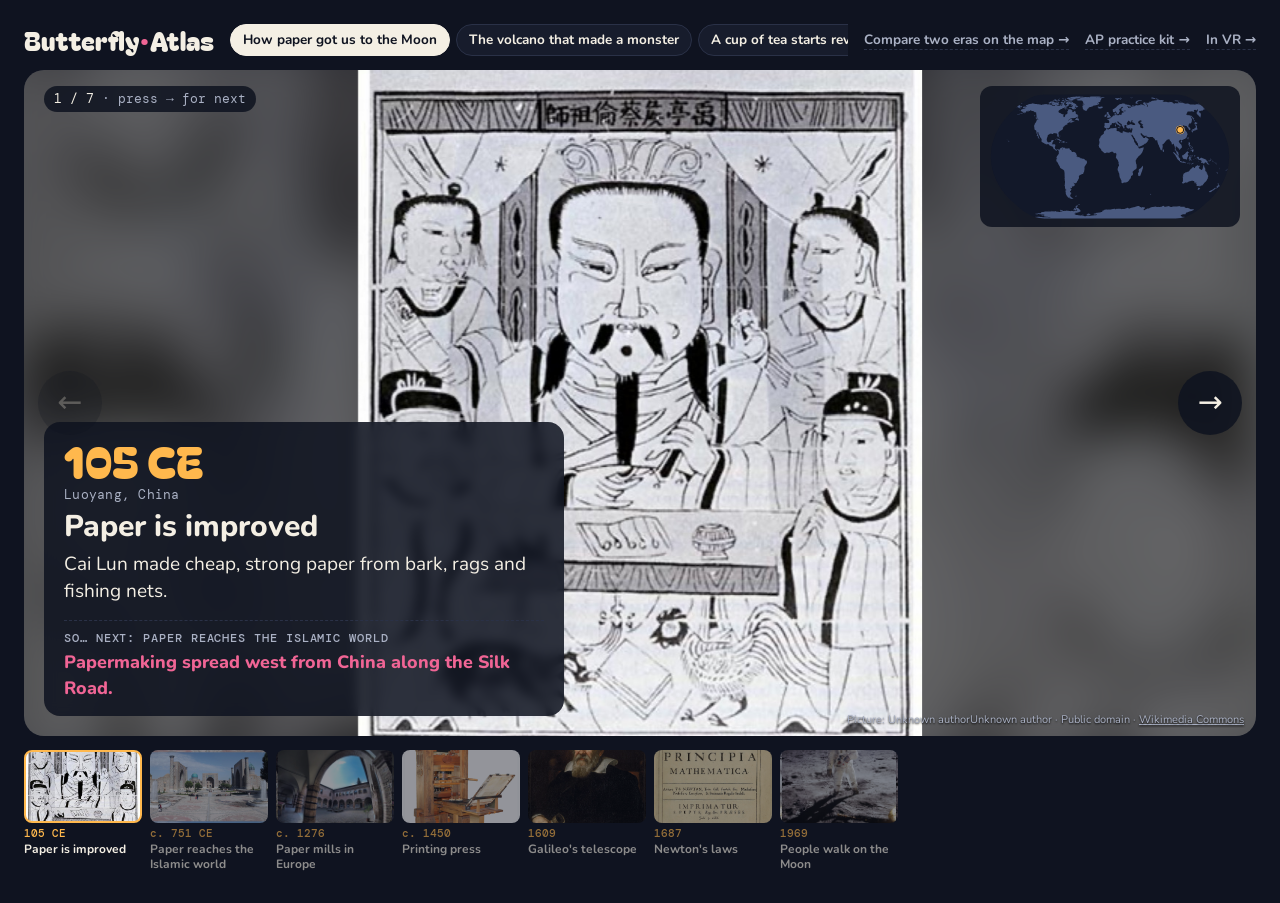
<file: index.html>
<!doctype html>
<html lang="en">
<meta charset="utf-8">
<meta name="viewport" content="width=device-width, initial-scale=1">
<title>Butterfly Atlas</title>
<meta name="description" content="Picture stories of world history for kids: press the arrow keys and watch one event lead to the next.">
<link rel="canonical" href="https://sagun140.github.io/history-vr-kids/">
<meta name="theme-color" content="#0f1320">
<link rel="icon" href="icon.svg" type="image/svg+xml">
<link rel="manifest" href="site.webmanifest">
<meta property="og:type" content="website">
<meta property="og:site_name" content="Butterfly Atlas">
<meta property="og:url" content="https://sagun140.github.io/history-vr-kids/">
<meta property="og:title" content="Butterfly Atlas — world history as picture stories">
<meta property="og:description" content="Picture stories of world history for kids: press the arrow keys and watch one event cause the next, with a photo, a line saying how, and a map of where it happened.">
<meta property="og:image" content="https://sagun140.github.io/history-vr-kids/og.png">
<meta property="og:image:width" content="1200">
<meta property="og:image:height" content="630">
<meta name="twitter:card" content="summary_large_image">
<meta name="twitter:title" content="Butterfly Atlas — world history as picture stories">
<meta name="twitter:description" content="Picture stories of world history for kids: press the arrow keys and watch one event cause the next, with a photo, a line saying how, and a map of where it happened.">
<meta name="twitter:image" content="https://sagun140.github.io/history-vr-kids/og.png">
<script type="application/ld+json">
{
  "@context": "https://schema.org",
  "@type": "WebApplication",
  "name": "Butterfly Atlas",
  "url": "https://sagun140.github.io/history-vr-kids/",
  "applicationCategory": "EducationalApplication",
  "operatingSystem": "Any browser",
  "isAccessibleForFree": true,
  "description": "World history as picture stories for kids: each slide causes the next, with a free-licensed photograph, the reason one led to the other, and a map showing where it moved.",
  "audience": { "@type": "EducationalAudience", "educationalRole": ["student", "teacher"] },
  "learningResourceType": ["slideshow", "interactive map", "timeline"],
  "hasPart": [
    { "@type": "WebApplication", "name": "Compare two eras", "url": "https://sagun140.github.io/history-vr-kids/atlas.html" },
    { "@type": "Quiz", "name": "AP World History: Modern practice exam", "url": "https://sagun140.github.io/history-vr-kids/ap.html" },
    { "@type": "WebApplication", "name": "Butterfly Atlas VR", "url": "https://sagun140.github.io/history-vr-kids/vr.html" }
  ]
}
</script>
<link rel="preconnect" href="https://fonts.googleapis.com">
<link rel="preconnect" href="https://fonts.gstatic.com" crossorigin>
<link rel="stylesheet" href="https://fonts.googleapis.com/css2?family=Bagel+Fat+One&family=DM+Mono:wght@400;500&family=Nunito:wght@400;600;800&display=swap" media="print" onload="this.media='all'">
<noscript><link rel="stylesheet" href="https://fonts.googleapis.com/css2?family=Bagel+Fat+One&family=DM+Mono:wght@400;500&family=Nunito:wght@400;600;800&display=swap"></noscript>
<style>
  /* One look on purpose: a dark classroom-projector room, so photos glow. */
  :root {
    --room: #0f1320; --wall: #171c2c; --card: rgb(15 19 32 / .86); --ink: #f4efe4; --muted: #aab1c4; --hair: #2a3147;
    --year: #ffb84d; --thread: #f06595; --land: #4a5a80; --sea: #121829;
    --display: "Bagel Fat One", "Arial Rounded MT Bold", "Trebuchet MS", sans-serif;
    --body: "Nunito", "Segoe UI", system-ui, sans-serif;
    --mono: "DM Mono", ui-monospace, "SF Mono", Menlo, monospace;
    color-scheme: dark;
  }
  * { box-sizing: border-box; }
  html, body { background: var(--room); color: var(--ink); }
  body { font-family: var(--body); font-size: 16px; line-height: 1.45; padding-inline: 16px; padding-block: 12px 18px; }
  button, a { font: inherit; color: inherit; }
  button { cursor: pointer; }
  :focus-visible { outline: 3px solid var(--year); outline-offset: 2px; }

  .bar { display: flex; flex-wrap: wrap; align-items: center; gap: 8px 16px; max-width: 1400px; margin: 0 auto 10px; }
  .brand { font-family: var(--display); font-weight: 400; font-size: 26px; line-height: 1; margin: 0; }
  .brand span { color: var(--thread); }
  .stories { display: flex; gap: 6px; overflow-x: auto; flex: 1; min-width: 0; padding-block: 4px; scrollbar-width: thin; }
  .chip { flex: none; border: 1.5px solid var(--hair); background: var(--wall); border-radius: 999px; padding: 5px 12px; font-weight: 700; font-size: 13.5px; white-space: nowrap; }
  .chip:hover { border-color: var(--muted); }
  .chip[aria-pressed="true"] { background: var(--ink); color: var(--room); border-color: var(--ink); }
  .maplink { font-size: 13.5px; font-weight: 700; color: var(--muted); text-decoration: none; border-bottom: 1.5px dashed var(--hair); }
  .maplink:hover { color: var(--ink); }

  .stage { position: relative; max-width: 1400px; margin: 0 auto; height: min(74vh, 760px); min-height: 460px; border-radius: 20px; overflow: hidden; background: var(--wall); }
  .slide { position: absolute; inset: 0; opacity: 0; transition: opacity .5s ease, transform .5s ease; }
  .slide.on { opacity: 1; }
  .slide.from-right { transform: translateX(40px); } .slide.from-left { transform: translateX(-40px); }
  .slide.on.from-right, .slide.on.from-left { transform: none; }
  .backdrop { position: absolute; inset: -40px; background-size: cover; background-position: center; filter: blur(28px) brightness(.45) saturate(1.1); }
  .photo { position: absolute; inset: 0; width: 100%; height: 100%; object-fit: contain; }
  .slide.on .photo { animation: drift 14s ease-out forwards; }
  @keyframes drift { from { transform: scale(1); } to { transform: scale(1.06); } }
  .noimg { position: absolute; inset: 0; display: grid; place-items: center; font-family: var(--display); font-size: clamp(80px, 16vw, 220px); color: var(--hair); }

  .caption { position: absolute; left: 20px; bottom: 20px; width: min(520px, calc(100% - 40px)); background: var(--card); backdrop-filter: blur(6px); border-radius: 16px; padding: 16px 20px 14px; display: grid; gap: 4px; }
  .when { font-family: var(--display); font-size: clamp(30px, 4vw, 44px); line-height: 1; color: var(--year); }
  .where { font-family: var(--mono); font-size: 12.5px; color: var(--muted); letter-spacing: .02em; }
  .caption h2 { margin: 2px 0 0; font-size: clamp(22px, 2.6vw, 30px); line-height: 1.1; font-weight: 800; text-wrap: balance; }
  .caption p { margin: 4px 0 0; font-size: clamp(16px, 1.5vw, 19px); max-width: 48ch; }
  .so { margin-top: 10px; padding-top: 10px; border-top: 1.5px dashed var(--hair); font-weight: 800; color: var(--thread); font-size: clamp(15px, 1.4vw, 18px); }
  .so small { display: block; font-family: var(--mono); font-weight: 500; font-size: 11.5px; letter-spacing: .08em; text-transform: uppercase; color: var(--muted); margin-bottom: 2px; }
  .credit { position: absolute; right: 12px; bottom: 8px; font-size: 11px; color: var(--muted); max-width: 46%; text-align: right; text-shadow: 0 1px 2px #000; }
  .credit a { color: inherit; }

  .mini { position: absolute; right: 16px; top: 16px; width: min(260px, 34%); border-radius: 12px; background: var(--card); padding: 6px; }
  .mini svg { display: block; width: 100%; height: auto; }
  .mini .sea { fill: var(--sea); } .mini .land { fill: var(--land); }
  .mini .trail { fill: none; stroke: var(--thread); stroke-width: 5; stroke-linecap: round; stroke-dasharray: 2 12; }
  .mini .here { fill: var(--year); stroke: var(--room); stroke-width: 4; }
  .mini .was { fill: var(--thread); }
  .mini .pulse { fill: none; stroke: var(--year); stroke-width: 4; animation: pulse 1.6s ease-out infinite; transform-box: fill-box; transform-origin: center; }
  @keyframes pulse { from { transform: scale(.6); opacity: 1; } to { transform: scale(2.4); opacity: 0; } }

  .arrow { position: absolute; top: 50%; transform: translateY(-50%); width: 64px; height: 64px; border-radius: 50%; border: 0; background: var(--card); color: var(--ink); font-size: 30px; line-height: 1; display: grid; place-items: center; z-index: 2; }
  .arrow:hover:not(:disabled) { background: var(--ink); color: var(--room); }
  .arrow:disabled { opacity: .25; cursor: default; }
  .prev { left: 14px; } .next { right: 14px; }
  .count { position: absolute; left: 20px; top: 16px; font-family: var(--mono); font-size: 13px; background: var(--card); padding: 4px 10px; border-radius: 999px; z-index: 2; font-variant-numeric: tabular-nums; }
  .hint { color: var(--muted); }

  .strip { max-width: 1400px; margin: 10px auto 0; display: flex; align-items: flex-start; gap: 8px; overflow-x: auto; padding-block: 4px 6px; scrollbar-width: thin; }
  .thumb { flex: none; width: 118px; border: 0; background: none; padding: 0; text-align: left; opacity: .55; }
  .thumb[aria-current="true"], .thumb:hover { opacity: 1; }
  .thumb .tb { display: block; width: 100%; aspect-ratio: 16 / 10; border-radius: 8px; background: var(--wall) center / cover; border: 2.5px solid transparent; }
  .thumb[aria-current="true"] .tb { border-color: var(--year); }
  .thumb b { display: block; font-family: var(--mono); font-weight: 500; font-size: 11px; color: var(--year); margin-top: 3px; }
  .thumb span { display: block; font-size: 12px; font-weight: 700; line-height: 1.2; overflow: hidden; display: -webkit-box; -webkit-line-clamp: 2; -webkit-box-orient: vertical; }

  @media (max-width: 720px) {
    .stage { height: auto; min-height: 0; aspect-ratio: auto; display: block; }
    .slide { position: relative; display: none; }
    .slide.on { display: block; }
    .picture { position: relative; height: 56vw; min-height: 220px; overflow: hidden; }
    .caption { position: static; width: auto; border-radius: 0; background: var(--wall); }
    .mini { width: 38%; top: 10px; right: 10px; }
    .arrow { top: 28vw; width: 48px; height: 48px; font-size: 24px; }
    .credit { position: static; max-width: none; text-align: left; padding: 0 20px 12px; background: var(--wall); text-shadow: none; }
    .count { top: 10px; left: 10px; }
  }
  @media (min-width: 721px) { .picture { position: absolute; inset: 0; overflow: hidden; } }
  @media (prefers-reduced-motion: reduce) {
    .slide { transition: none; } .slide.on .photo, .mini .pulse { animation: none; }
  }
</style>

<header class="bar">
  <h1 class="brand">Butterfly<span>·</span>Atlas</h1>
  <nav class="stories" id="stories" aria-label="Choose a story"></nav>
  <a class="maplink" href="atlas.html">Compare two eras on the map →</a>
  <a class="maplink" href="ap.html">AP practice kit →</a>
  <a class="maplink" href="vr.html">In VR →</a>
</header>

<main>
  <section class="stage" id="stage" aria-roledescription="slideshow" aria-live="polite">
    <span class="count" id="count"></span>
    <button class="arrow prev" id="prev" aria-label="Previous picture">←</button>
    <button class="arrow next" id="next" aria-label="Next picture">→</button>
  </section>
  <nav class="strip" id="strip" aria-label="All pictures in this story"></nav>
</main>

<script src="land.js"></script>
<script src="data.js"></script>
<script src="stories.js"></script>
<script src="images.js"></script>
<script src="slides.js"></script>
</file>
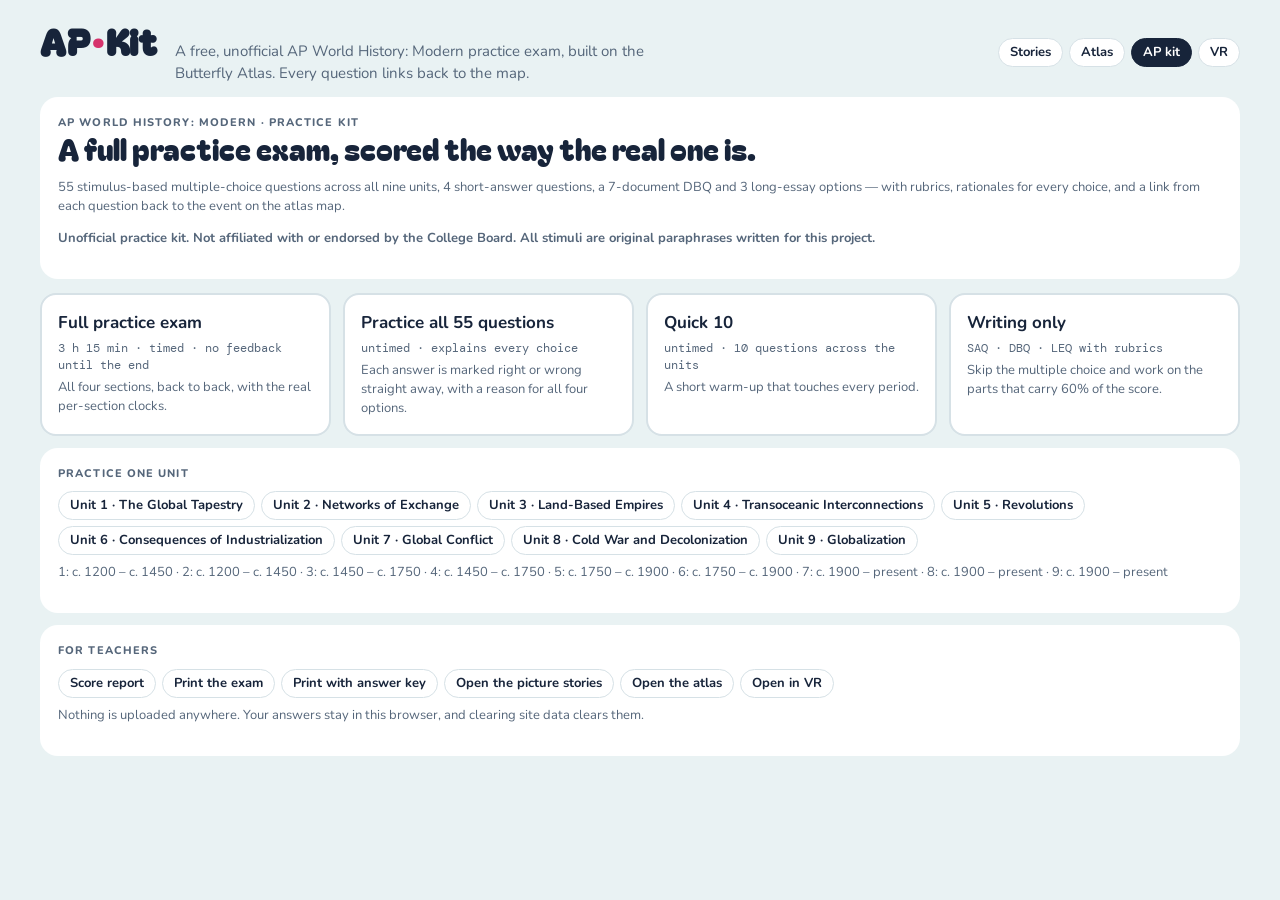
<file: ap.html>
<!doctype html>
<html lang="en">
<meta charset="utf-8">
<meta name="viewport" content="width=device-width, initial-scale=1">
<title>AP Kit — AP World History: Modern practice exam</title>
<meta name="description" content="A free, unofficial AP World History: Modern practice exam: 55 stimulus multiple-choice questions across all nine units, short answers, a seven-document DBQ and a long essay, each scored against the rubric.">
<link rel="canonical" href="https://sagun140.github.io/history-vr-kids/ap.html">
<meta name="theme-color" content="#17243a">
<link rel="icon" href="icon.svg" type="image/svg+xml">
<link rel="manifest" href="site.webmanifest">
<meta property="og:type" content="website">
<meta property="og:site_name" content="Butterfly Atlas">
<meta property="og:url" content="https://sagun140.github.io/history-vr-kids/ap.html">
<meta property="og:title" content="AP World History: Modern practice exam — free, with rubrics">
<meta property="og:description" content="A free, unofficial AP World History: Modern practice exam: 55 stimulus multiple-choice questions across all nine units, short answers, a seven-document DBQ and a long essay, each scored against the rubric.">
<meta property="og:image" content="https://sagun140.github.io/history-vr-kids/og-ap.png">
<meta property="og:image:width" content="1200">
<meta property="og:image:height" content="630">
<meta name="twitter:card" content="summary_large_image">
<meta name="twitter:title" content="AP World History: Modern practice exam — free, with rubrics">
<meta name="twitter:description" content="A free, unofficial AP World History: Modern practice exam: 55 stimulus multiple-choice questions across all nine units, short answers, a seven-document DBQ and a long essay, each scored against the rubric.">
<meta name="twitter:image" content="https://sagun140.github.io/history-vr-kids/og-ap.png">
<script type="application/ld+json">
{
  "@context": "https://schema.org",
  "@type": "Quiz",
  "name": "AP World History: Modern practice exam",
  "url": "https://sagun140.github.io/history-vr-kids/ap.html",
  "educationalLevel": "AP / secondary",
  "isAccessibleForFree": true,
  "learningResourceType": ["practice exam", "multiple choice", "document-based question"],
  "about": { "@type": "Thing", "name": "World history, c. 1200 to the present" },
  "numberOfQuestions": 63,
  "timeRequired": "PT3H15M",
  "educationalAlignment": {
    "@type": "AlignmentObject",
    "alignmentType": "educationalSubject",
    "targetName": "AP World History: Modern, Units 1-9"
  },
  "creativeWorkStatus": "Unofficial practice material, not affiliated with the College Board"
}
</script>
<link rel="preconnect" href="https://fonts.googleapis.com">
<link rel="preconnect" href="https://fonts.gstatic.com" crossorigin>
<link rel="stylesheet" href="https://fonts.googleapis.com/css2?family=Bagel+Fat+One&family=DM+Mono:wght@400;500&family=Nunito:wght@400;600;800&display=swap" media="print" onload="this.media='all'">
<noscript><link rel="stylesheet" href="https://fonts.googleapis.com/css2?family=Bagel+Fat+One&family=DM+Mono:wght@400;500&family=Nunito:wght@400;600;800&display=swap"></noscript>
<link rel="stylesheet" href="theme.css">
<style>
  .top { display: flex; flex-wrap: wrap; align-items: baseline; gap: 6px 18px; max-width: 1200px; margin: 0 auto 12px; }
  .brand { font-family: var(--display); font-size: clamp(26px, 3.6vw, 36px); line-height: 1; margin: 0; letter-spacing: .5px; }
  .brand span { color: var(--thread); }
  .lede { margin: 0; color: var(--muted); max-width: 56ch; }
  .top .sitenav { margin-left: auto; }

  .wrap { max-width: 1200px; margin: 0 auto; }
  .card { background: var(--panel); border-radius: 18px; padding: 18px; }
  .eyebrow { font-size: 11px; font-weight: 800; letter-spacing: .1em; text-transform: uppercase; color: var(--muted); margin: 0; }
  h2.big { font-family: var(--display); font-weight: 400; font-size: clamp(22px, 3vw, 30px); line-height: 1.1; margin: 2px 0 8px; text-wrap: balance; }
  .note { color: var(--muted); font-size: 13px; }
  .mono { font-family: var(--mono); font-variant-numeric: tabular-nums; }

  /* ---- home ---- */
  .menu { display: grid; grid-template-columns: repeat(auto-fit, minmax(260px, 1fr)); gap: 12px; margin-top: 14px; }
  .tile { background: var(--panel); border: 2px solid var(--hair); border-radius: 16px; padding: 16px; text-align: left; display: grid; gap: 4px; align-content: start; }
  .tile:hover { border-color: var(--thread); }
  .tile b { font-size: 17px; }
  .tile .mono { font-size: 12px; color: var(--muted); }
  .units { display: flex; flex-wrap: wrap; gap: 6px; margin-top: 10px; }
  .resume { border-color: var(--thread); }

  /* ---- exam chrome ---- */
  .bar { display: flex; flex-wrap: wrap; gap: 8px 14px; align-items: center; background: var(--panel); border-radius: 14px; padding: 8px 14px; margin-bottom: 12px; position: sticky; top: 8px; z-index: 5; }
  .bar .sec { font-weight: 800; }
  .clock { font-family: var(--mono); font-size: 20px; font-variant-numeric: tabular-nums; margin-left: auto; }
  .clock.low { color: var(--bad); }
  .clock.off { color: var(--muted); }
  .grid { display: grid; grid-template-columns: minmax(0, 1fr) minmax(0, 1fr); gap: 14px; align-items: start; }
  @media (max-width: 900px) { .grid { grid-template-columns: 1fr; } }

  .src { font-family: var(--mono); font-size: 12px; color: var(--muted); margin: 0 0 8px; }
  .stim { white-space: pre-wrap; }
  .stim.quote { border-left: 3px solid var(--hair); padding-left: 12px; font-size: 15.5px; }
  table.stim { border-collapse: collapse; width: 100%; font-size: 14px; }
  table.stim th, table.stim td { border-bottom: 1px solid var(--hair); text-align: left; padding: 5px 8px; vertical-align: top; }
  table.stim th { font-size: 11px; text-transform: uppercase; letter-spacing: .06em; color: var(--muted); }

  .qtext { font-weight: 700; font-size: 16.5px; margin: 0 0 10px; }
  .choices { display: grid; gap: 7px; }
  .choice { display: grid; grid-template-columns: 26px 1fr; gap: 9px; align-items: start; text-align: left; border: 1.5px solid var(--hair); background: transparent; border-radius: 12px; padding: 9px 11px; font-size: 14.5px; }
  .choice:hover { border-color: var(--ink); }
  .choice .ltr { font-family: var(--mono); font-weight: 500; width: 24px; height: 24px; border-radius: 50%; border: 1.5px solid var(--hair); display: grid; place-items: center; font-size: 12px; }
  .choice[aria-pressed="true"] { border-color: var(--thread); }
  .choice[aria-pressed="true"] .ltr { background: var(--thread); border-color: var(--thread); color: #fff; }
  .choice.right { border-color: var(--good); }
  .choice.right .ltr { background: var(--good); border-color: var(--good); color: #fff; }
  .choice.wrong { border-color: var(--bad); }
  .choice.wrong .ltr { background: var(--bad); border-color: var(--bad); color: #fff; }
  .choice .why { grid-column: 2; font-size: 13px; color: var(--muted); margin-top: 4px; }
  .skill { font-family: var(--mono); font-size: 11px; color: var(--muted); }

  .nav { display: flex; flex-wrap: wrap; gap: 6px; align-items: center; margin-top: 14px; }
  .nav .spacer { flex: 1; }
  .pad { display: flex; flex-wrap: wrap; gap: 4px; margin-top: 12px; }
  .pad button { width: 30px; height: 28px; border-radius: 8px; border: 1.5px solid var(--hair); background: transparent; font-family: var(--mono); font-size: 11px; }
  .pad button.done { background: color-mix(in srgb, var(--now) 22%, transparent); border-color: var(--now); }
  .pad button.flag { border-color: var(--then); border-width: 2.5px; }
  .pad button[aria-current="true"] { background: var(--ink); color: var(--panel); border-color: var(--ink); }

  /* ---- writing sections ---- */
  textarea { width: 100%; min-height: 180px; font: inherit; font-size: 15px; line-height: 1.5; color: inherit; background: color-mix(in srgb, var(--ground) 50%, var(--panel)); border: 1.5px solid var(--hair); border-radius: 12px; padding: 10px 12px; resize: vertical; }
  textarea:focus { border-color: var(--thread); }
  .count { font-family: var(--mono); font-size: 11.5px; color: var(--muted); }
  .part { margin-top: 12px; }
  .part b { display: block; }
  .docs { display: grid; gap: 12px; max-height: 70vh; overflow: auto; padding-right: 4px; }
  .doc { border: 1.5px solid var(--hair); border-radius: 12px; padding: 10px 12px; }
  .doc .n { font-family: var(--display); color: var(--thread); font-size: 18px; }
  .rubric { display: grid; gap: 10px; }
  .row { border-bottom: 1px solid var(--hair); padding-bottom: 9px; }
  .row .ask { font-size: 13.5px; color: var(--muted); }
  .row .check { font-size: 13px; margin: 5px 0 0 0; padding-left: 18px; }
  .pick { display: flex; gap: 6px; margin-top: 6px; align-items: center; }
  .guide { background: color-mix(in srgb, var(--good) 10%, transparent); border-radius: 12px; padding: 10px 12px; font-size: 14px; }
  .guide ul { margin: 4px 0 0; padding-left: 18px; }

  /* ---- report ---- */
  .scores { display: grid; grid-template-columns: repeat(auto-fit, minmax(150px, 1fr)); gap: 10px; }
  .score { background: var(--panel); border-radius: 14px; padding: 12px 14px; }
  .score .v { font-family: var(--display); font-size: 28px; line-height: 1.1; color: var(--thread); }
  .predict { font-family: var(--display); font-size: clamp(54px, 12vw, 86px); line-height: 1; color: var(--thread); }
  .bars { display: grid; gap: 6px; margin-top: 6px; }
  .barrow { display: grid; grid-template-columns: 1fr 120px 52px; gap: 8px; align-items: center; font-size: 13.5px; }
  .meter { height: 9px; border-radius: 999px; background: color-mix(in srgb, var(--ink) 12%, transparent); overflow: hidden; }
  .meter i { display: block; height: 100%; background: var(--thread); }
  .miss { border-top: 1px solid var(--hair); padding: 10px 0; }
  .miss .q { font-weight: 700; }
  .tag { font-family: var(--mono); font-size: 11px; color: var(--muted); }
  a.atlas { color: var(--thread); font-weight: 700; font-size: 13px; text-decoration: none; border-bottom: 1.5px solid currentColor; }

  .sheet { display: none; }
  @media print {
    body { background: #fff; font-size: 11.5pt; padding: 0; }
    .top, .bar, .nav, .pad, .menu, .noprint { display: none !important; }
    .card, .score { background: #fff; border-radius: 0; padding: 0; }
    .sheet { display: block; }
    .doc, .row { break-inside: avoid; }
    h2.big { font-size: 18pt; }
  }
</style>

<header class="top">
  <h1 class="brand">AP<span>·</span>Kit</h1>
  <p class="lede">A free, unofficial AP World History: Modern practice exam, built on the Butterfly Atlas. Every question links back to the map.</p>
  <nav class="sitenav" aria-label="Site">
    <a class="chip" href="index.html">Stories</a>
    <a class="chip" href="atlas.html">Atlas</a>
    <a class="chip" href="ap.html" aria-current="page">AP kit</a>
    <a class="chip" href="vr.html">VR</a>
  </nav>
</header>

<main class="wrap" id="app" aria-live="polite"></main>

<script src="data.js"></script>
<script src="apdata.js"></script>
<script src="ap.js"></script>
</file>
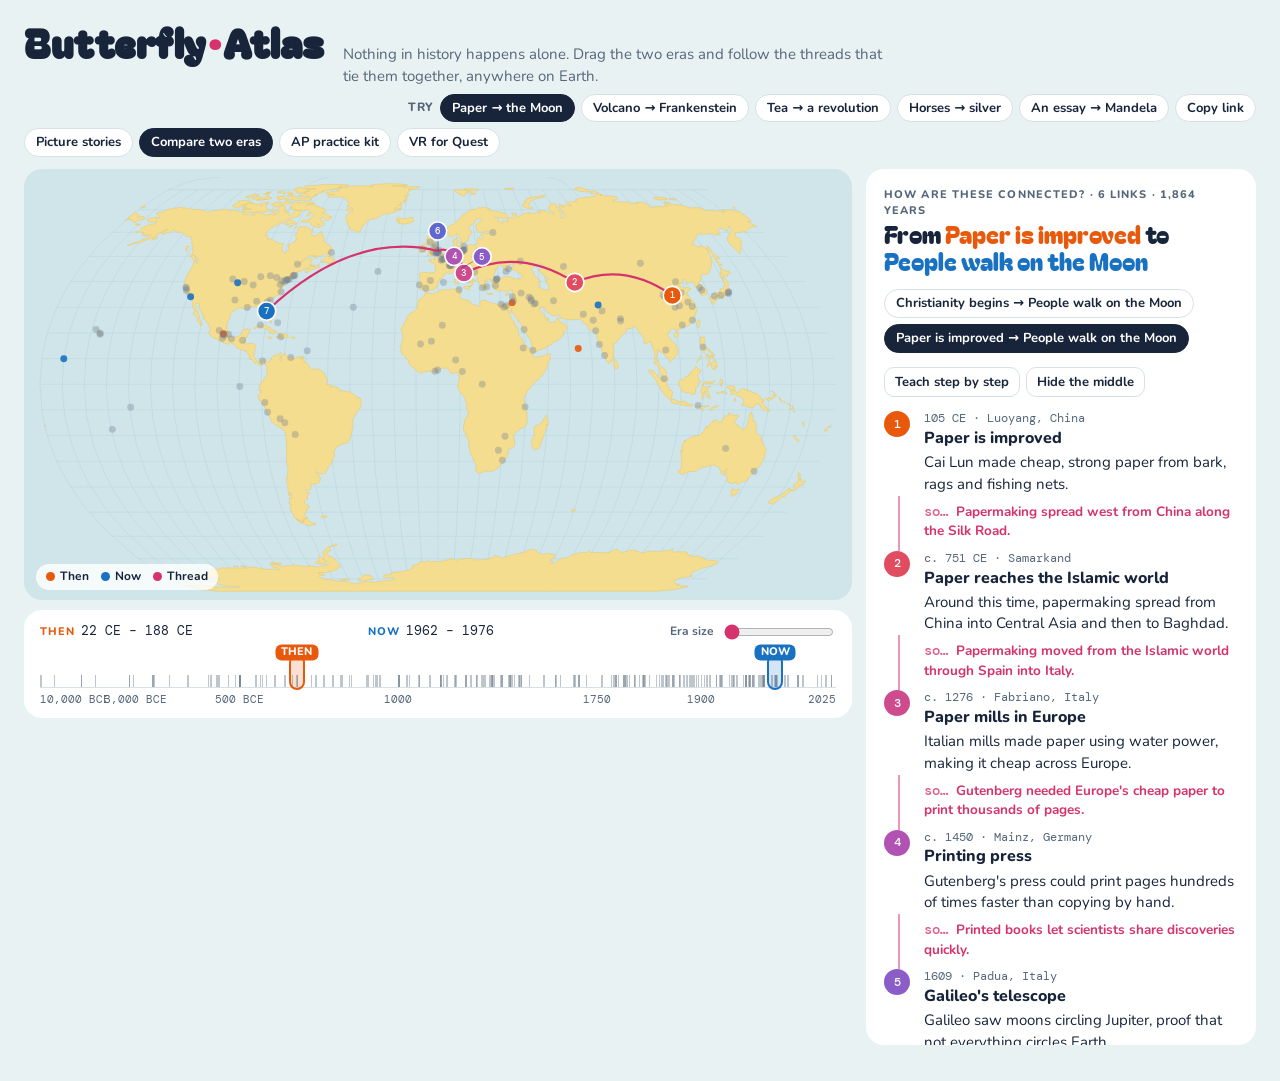
<file: atlas.html>
<!doctype html>
<html lang="en">
<meta charset="utf-8">
<meta name="viewport" content="width=device-width, initial-scale=1">
<title>Compare two eras — Butterfly Atlas</title>
<meta name="description" content="Slide two moments in history and follow the threads of cause and effect that connect them, anywhere on Earth. Free for classrooms, no sign-up.">
<link rel="canonical" href="https://sagun140.github.io/history-vr-kids/atlas.html">
<meta name="theme-color" content="#17243a">
<link rel="icon" href="icon.svg" type="image/svg+xml">
<link rel="manifest" href="site.webmanifest">
<meta property="og:type" content="website">
<meta property="og:site_name" content="Butterfly Atlas">
<meta property="og:url" content="https://sagun140.github.io/history-vr-kids/atlas.html">
<meta property="og:title" content="Butterfly Atlas — world history you can follow thread by thread">
<meta property="og:description" content="Slide two moments in history and follow the threads of cause and effect that connect them, anywhere on Earth. Free for classrooms, no sign-up.">
<meta property="og:image" content="https://sagun140.github.io/history-vr-kids/og.png">
<meta property="og:image:width" content="1200">
<meta property="og:image:height" content="630">
<meta name="twitter:card" content="summary_large_image">
<meta name="twitter:title" content="Butterfly Atlas — world history you can follow thread by thread">
<meta name="twitter:description" content="Slide two moments in history and follow the threads of cause and effect that connect them, anywhere on Earth. Free for classrooms, no sign-up.">
<meta name="twitter:image" content="https://sagun140.github.io/history-vr-kids/og.png">
<script type="application/ld+json">
{
  "@context": "https://schema.org",
  "@type": "WebApplication",
  "name": "Butterfly Atlas",
  "url": "https://sagun140.github.io/history-vr-kids/atlas.html",
  "applicationCategory": "EducationalApplication",
  "operatingSystem": "Any browser",
  "isAccessibleForFree": true,
  "offers": { "@type": "Offer", "price": "0", "priceCurrency": "USD" },
  "description": "A world history atlas for kids and teachers. Pick a moment in the past and a moment later on, and the atlas traces the chains of cause and effect between them.",
  "audience": { "@type": "EducationalAudience", "educationalRole": ["student", "teacher"] },
  "educationalLevel": "primary and secondary",
  "learningResourceType": ["interactive map", "timeline"],
  "license": "https://github.com/sagun140/history-vr-kids"
}
</script>
<link rel="preconnect" href="https://fonts.googleapis.com">
<link rel="preconnect" href="https://fonts.gstatic.com" crossorigin>
<link rel="stylesheet" href="https://fonts.googleapis.com/css2?family=Bagel+Fat+One&family=DM+Mono:wght@400;500&family=Nunito:wght@400;600;800&display=swap" media="print" onload="this.media='all'">
<noscript><link rel="stylesheet" href="https://fonts.googleapis.com/css2?family=Bagel+Fat+One&family=DM+Mono:wght@400;500&family=Nunito:wght@400;600;800&display=swap"></noscript>
<link rel="stylesheet" href="theme.css">
<style>
  .top { display: flex; flex-wrap: wrap; align-items: baseline; gap: 6px 18px; max-width: 1440px; margin: 0 auto 12px; }
  .brand { font-family: var(--display); font-size: clamp(28px, 4vw, 40px); line-height: 1; margin: 0; letter-spacing: .5px; }
  .brand span { color: var(--thread); }
  .lede { margin: 0; color: var(--muted); max-width: 60ch; }
  .presets { display: flex; flex-wrap: wrap; gap: 6px; margin-left: auto; align-items: center; }
  .presets b { font-size: 12px; text-transform: uppercase; letter-spacing: .08em; color: var(--muted); font-weight: 800; }

  .app { display: grid; grid-template-columns: minmax(0, 1fr) 390px; gap: 14px; max-width: 1440px; margin: 0 auto; align-items: start; }
  .stage { display: grid; gap: 10px; min-width: 0; }
  .mapwrap { position: relative; background: var(--sea); border-radius: 18px; overflow: hidden; }
  #map { display: block; width: 100%; height: auto; }
  .sphere { fill: var(--sea); }
  .grat { fill: none; stroke: var(--sea-line); stroke-width: .6; }
  .land { fill: var(--land); stroke: var(--land-edge); stroke-width: .6; }
  .ev { fill: var(--dot); opacity: .35; cursor: pointer; transition: opacity .2s; }
  .ev:hover { opacity: 1; }
  .ev.in-a { fill: var(--then); opacity: .9; }
  .ev.in-b { fill: var(--now); opacity: .9; }
  .ev.ripple { opacity: 1; }
  .thread { fill: none; stroke: var(--thread); stroke-width: 2.6; stroke-linecap: round; }
  .thread.faint { opacity: .18; }
  .thread.draw { animation: draw .7s ease-out forwards; }
  @keyframes draw { to { stroke-dashoffset: 0; } }
  .node circle { stroke: var(--panel); stroke-width: 2; }
  .node text { font-family: var(--mono); font-size: 11px; font-weight: 500; fill: #fff; text-anchor: middle; dominant-baseline: central; pointer-events: none; }
  .node { cursor: pointer; }
  .node.dim { opacity: .25; }
  .tip { position: absolute; pointer-events: none; background: var(--panel); color: var(--ink); border-radius: 10px; padding: 6px 10px; font-size: 13px; box-shadow: 0 4px 16px rgb(0 0 0 / .18); max-width: 240px; transform: translate(-50%, calc(-100% - 12px)); }
  .tip small { display: block; font-family: var(--mono); color: var(--muted); font-size: 11px; }
  .legend { position: absolute; left: 12px; bottom: 10px; display: flex; gap: 12px; font-size: 12px; font-weight: 700; color: var(--ink); background: color-mix(in srgb, var(--panel) 80%, transparent); padding: 4px 10px; border-radius: 999px; }
  .legend i { display: inline-block; width: 9px; height: 9px; border-radius: 50%; margin-right: 5px; vertical-align: -1px; }

  .time { background: var(--panel); border-radius: 18px; padding: 12px 16px 10px; }
  .timehead { display: flex; flex-wrap: wrap; gap: 8px 18px; align-items: center; justify-content: space-between; margin-bottom: 8px; }
  .era { font-family: var(--mono); font-size: 13px; font-variant-numeric: tabular-nums; }
  .era b { font-family: var(--body); font-weight: 800; text-transform: uppercase; letter-spacing: .08em; font-size: 11px; margin-right: 6px; }
  .era.a b { color: var(--then); } .era.b b { color: var(--now); }
  .size { display: flex; align-items: center; gap: 8px; font-size: 12px; color: var(--muted); font-weight: 700; }
  .size input { accent-color: var(--thread); width: 110px; }
  .track { position: relative; height: 58px; touch-action: none; user-select: none; }
  .ticks { position: absolute; inset: 14px 0 20px; border-bottom: 1.5px solid var(--hair); }
  .tick { position: absolute; bottom: 0; width: 1.5px; height: 12px; background: var(--dot); opacity: .45; }
  .band { position: absolute; top: 4px; bottom: 18px; border-radius: 8px; cursor: grab; border: 2px solid; }
  .band:active { cursor: grabbing; }
  .band.a { border-color: var(--then); background: color-mix(in srgb, var(--then) 18%, transparent); }
  .band.b { border-color: var(--now); background: color-mix(in srgb, var(--now) 18%, transparent); }
  .band span { position: absolute; top: -2px; left: 50%; transform: translate(-50%, -60%); font-size: 11px; font-weight: 800; color: #fff; padding: 0 6px; border-radius: 6px; }
  .band.a span { background: var(--then); } .band.b span { background: var(--now); }
  .axis { position: absolute; left: 0; right: 0; bottom: 0; height: 16px; font-family: var(--mono); font-size: 10.5px; color: var(--muted); }
  .axis span { position: absolute; transform: translateX(-50%); white-space: nowrap; }
  .axis span:first-child { transform: none; } .axis span:last-child { transform: translateX(-100%); }

  .panel { background: var(--panel); border-radius: 18px; padding: 18px 18px 16px; display: grid; gap: 14px; position: sticky; top: 12px; max-height: calc(100vh - 24px); overflow: auto; }
  .eyebrow { font-size: 11px; font-weight: 800; letter-spacing: .1em; text-transform: uppercase; color: var(--muted); margin: 0; }
  .q { font-family: var(--display); font-weight: 400; font-size: 24px; line-height: 1.12; margin: 2px 0 0; text-wrap: balance; }
  .q .a { color: var(--then); } .q .b { color: var(--now); }
  .tabs { display: flex; flex-wrap: wrap; gap: 6px; }
  .tools { display: flex; flex-wrap: wrap; gap: 6px; align-items: center; }
  .tools .spacer { flex: 1; }

  .steps { list-style: none; margin: 0; padding: 0; display: grid; }
  .step { display: grid; grid-template-columns: 30px 1fr; column-gap: 10px; }
  .num { width: 26px; height: 26px; border-radius: 50%; display: grid; place-items: center; color: #fff; font-family: var(--mono); font-size: 12px; font-weight: 500; }
  .rail { grid-column: 1; justify-self: center; width: 2.5px; background: var(--thread); opacity: .5; }
  .card h3 { margin: 1px 0 0; font-size: 16px; font-weight: 800; line-height: 1.2; }
  .meta { font-family: var(--mono); font-size: 11.5px; color: var(--muted); font-variant-numeric: tabular-nums; }
  .card p { margin: 4px 0 0; }
  .why { grid-column: 2; margin: 6px 0 10px; font-size: 13.5px; color: var(--thread); font-weight: 700; }
  .why::before { content: "so… "; font-family: var(--mono); font-weight: 500; opacity: .8; }
  .step.hidden .card h3, .step.hidden .card p, .step.hidden .meta { filter: blur(6px); user-select: none; }
  .reveal { margin-top: 4px; }
  .step.dim { opacity: .28; }
  .prompt { border-top: 1.5px dashed var(--hair); padding-top: 12px; font-size: 14px; }
  .prompt b { display: block; font-size: 11px; letter-spacing: .1em; text-transform: uppercase; color: var(--muted); margin-bottom: 2px; }
  .empty { color: var(--muted); }
  .list { list-style: none; padding: 0; margin: 4px 0 0; display: grid; gap: 4px; }
  .list button { width: 100%; text-align: left; border: 0; background: transparent; padding: 4px 0; display: grid; grid-template-columns: 74px 1fr; gap: 8px; }
  .list button:hover .t { color: var(--thread); }
  .list .t { font-weight: 700; } .list .why2 { grid-column: 2; font-size: 13px; color: var(--muted); }
  .stat { font-family: var(--display); font-size: 30px; line-height: 1; color: var(--thread); }

  body.class-mode { font-size: 18px; }
  body.class-mode .app { grid-template-columns: minmax(0, 1fr) 470px; }
  body.class-mode .card h3 { font-size: 22px; }
  body.class-mode .why { font-size: 17px; }
  body.class-mode .q { font-size: 30px; }

  @media (max-width: 960px) {
    .app, body.class-mode .app { grid-template-columns: 1fr; }
    .panel { position: static; max-height: none; }
    .presets { margin-left: 0; }
  }
  @media (prefers-reduced-motion: reduce) { .thread.draw { animation: none; stroke-dashoffset: 0 !important; } }
</style>

<header class="top">
  <h1 class="brand">Butterfly<span>·</span>Atlas</h1>
  <p class="lede">Nothing in history happens alone. Drag the two eras and follow the threads that tie them together, anywhere on Earth.</p>
  <nav class="presets" aria-label="Example threads">
    <b>Try</b>
    <button class="chip" data-a="105" data-b="1969">Paper → the Moon</button>
    <button class="chip" data-a="1815" data-b="1818">Volcano → Frankenstein</button>
    <button class="chip" data-a="760" data-b="1776">Tea → a revolution</button>
    <button class="chip" data-a="-2200" data-b="1545">Horses → silver</button>
    <button class="chip" data-a="1849" data-b="1994">An essay → Mandela</button>
    <button class="chip" id="copyLink" title="Copy a link to exactly this view">Copy link</button>
  </nav>
  <nav class="sitenav" aria-label="Site" style="flex-basis:100%">
    <a class="chip" href="index.html">Picture stories</a>
    <a class="chip" href="atlas.html" aria-current="page">Compare two eras</a>
    <a class="chip" href="ap.html">AP practice kit</a>
    <a class="chip" href="vr.html">VR for Quest</a>
  </nav>
</header>

<main class="app">
  <section class="stage">
    <div class="mapwrap" id="mapwrap">
      <svg id="map" viewBox="0 0 1000 520" role="img" aria-label="World map of historical events and the threads between them">
        <path class="sphere" id="sphere"></path>
        <path class="grat" id="grat"></path>
        <path class="land" id="land"></path>
        <g id="dots"></g>
        <g id="threads"></g>
        <g id="nodes"></g>
      </svg>
      <div class="legend" aria-hidden="true"><span><i style="background:var(--then)"></i>Then</span><span><i style="background:var(--now)"></i>Now</span><span><i style="background:var(--thread)"></i>Thread</span></div>
      <div class="tip" id="tip" hidden></div>
    </div>

    <div class="time">
      <div class="timehead">
        <div class="era a" id="eraA"></div>
        <div class="era b" id="eraB"></div>
        <label class="size" for="size">Era size <input type="range" id="size" min="0.02" max="0.2" step="0.005" value="0.05"></label>
      </div>
      <div class="track" id="track">
        <div class="ticks" id="ticks"></div>
        <div class="band a" id="bandA" role="slider" tabindex="0" aria-label="Then era"><span>THEN</span></div>
        <div class="band b" id="bandB" role="slider" tabindex="0" aria-label="Now era"><span>NOW</span></div>
        <div class="axis" id="axis"></div>
      </div>
    </div>
  </section>

  <aside class="panel" id="panel" aria-live="polite"></aside>
</main>

<script src="land.js"></script>
<script src="data.js"></script>
<script src="threads.js"></script>
<script src="app.js"></script>
</file>
<file: theme.css>
/* Shared tokens, base styles and the cross-page nav. Linked by index.html, ap.html and vr.html. */
:root {
  --sea: #cfe5ea; --sea-line: #b4d3da; --land: #f5dd8f; --land-edge: #e2c46a;
  --ground: #e9f2f3; --panel: #ffffff; --ink: #17243a; --muted: #55667a; --hair: #d6e1e6;
  --then: #e8590c; --now: #1971c2; --thread: #d6336c; --dot: #6f7f8f;
  --good: #2b8a3e; --bad: #c92a2a;
  --display: "Bagel Fat One", "Arial Rounded MT Bold", "Trebuchet MS", sans-serif;
  --body: "Nunito", "Segoe UI", system-ui, sans-serif;
  --mono: "DM Mono", ui-monospace, "SF Mono", Menlo, monospace;
}
@media (prefers-color-scheme: dark) {
  :root:not([data-theme="light"]) {
    --sea: #0c1c2b; --sea-line: #16304a; --land: #243b50; --land-edge: #33506a;
    --ground: #07121d; --panel: #102232; --ink: #e8f1f7; --muted: #9bb0c3; --hair: #213a50;
    --then: #ff922b; --now: #4dabf7; --thread: #f06595; --dot: #7d93a8;
    --good: #51cf66; --bad: #ff6b6b;
  }
}
:root[data-theme="dark"] {
  --sea: #0c1c2b; --sea-line: #16304a; --land: #243b50; --land-edge: #33506a;
  --ground: #07121d; --panel: #102232; --ink: #e8f1f7; --muted: #9bb0c3; --hair: #213a50;
  --then: #ff922b; --now: #4dabf7; --thread: #f06595; --dot: #7d93a8;
  --good: #51cf66; --bad: #ff6b6b;
}

* { box-sizing: border-box; }
body { background: var(--ground); color: var(--ink); font-family: var(--body); font-size: 15px; line-height: 1.45; padding-inline: 16px; padding-block: 14px 28px; }
button { font: inherit; color: inherit; cursor: pointer; }
:focus-visible { outline: 3px solid var(--thread); outline-offset: 2px; }

.btn { border: 1.5px solid var(--hair); background: transparent; border-radius: 10px; padding: 5px 10px; font-weight: 700; font-size: 13px; }
.btn:hover { border-color: var(--ink); }
.btn[aria-pressed="true"] { background: var(--thread); border-color: var(--thread); color: #fff; }
.btn:disabled { opacity: .4; cursor: default; }
.chip { border: 1.5px solid var(--hair); background: var(--panel); border-radius: 999px; padding: 4px 11px; font-weight: 700; font-size: 13px; color: inherit; text-decoration: none; display: inline-block; }
.chip:hover { border-color: var(--thread); }
.chip[aria-pressed="true"], .chip[aria-current="page"] { background: var(--ink); color: var(--panel); border-color: var(--ink); }

/* Cross-page nav: atlas / AP kit / VR */
.sitenav { display: flex; gap: 6px; align-items: center; flex-wrap: wrap; font-size: 13px; }
.sitenav a { color: inherit; }
@media print { .sitenav { display: none; } }
</file>
